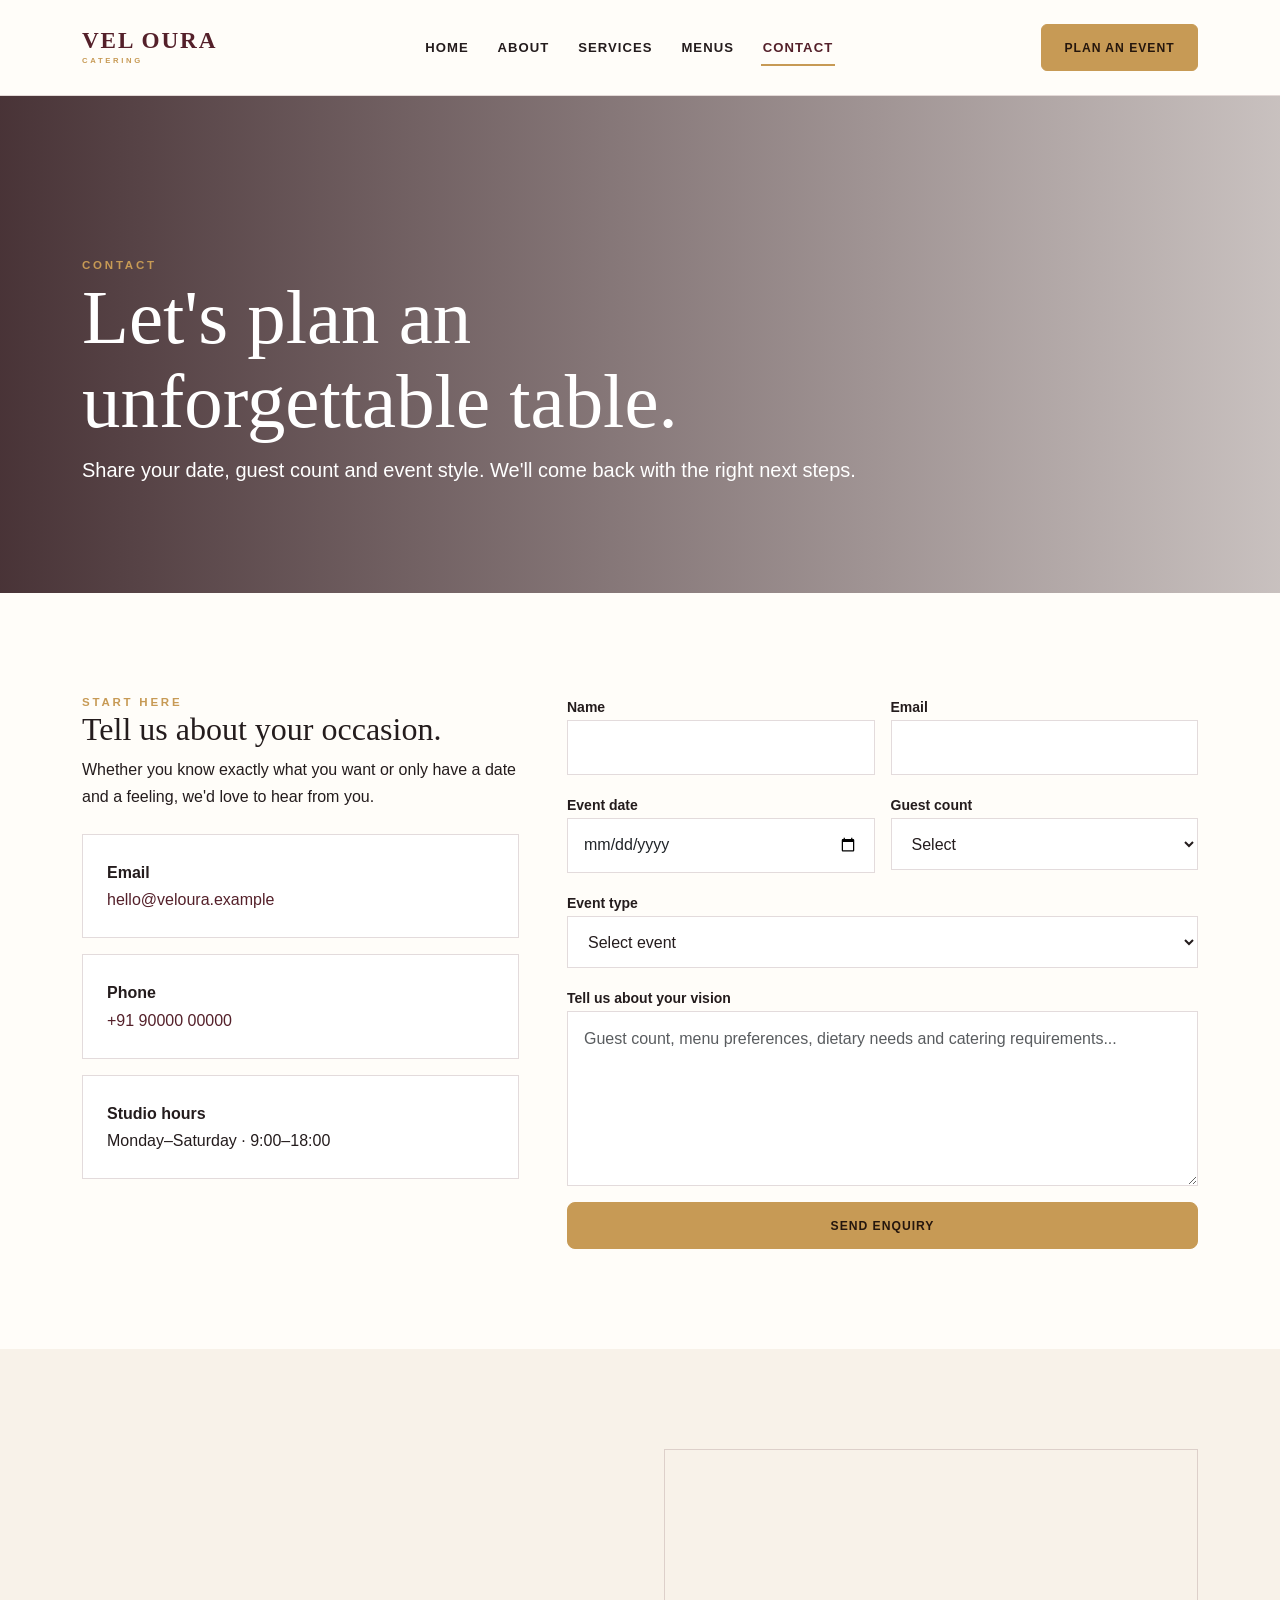
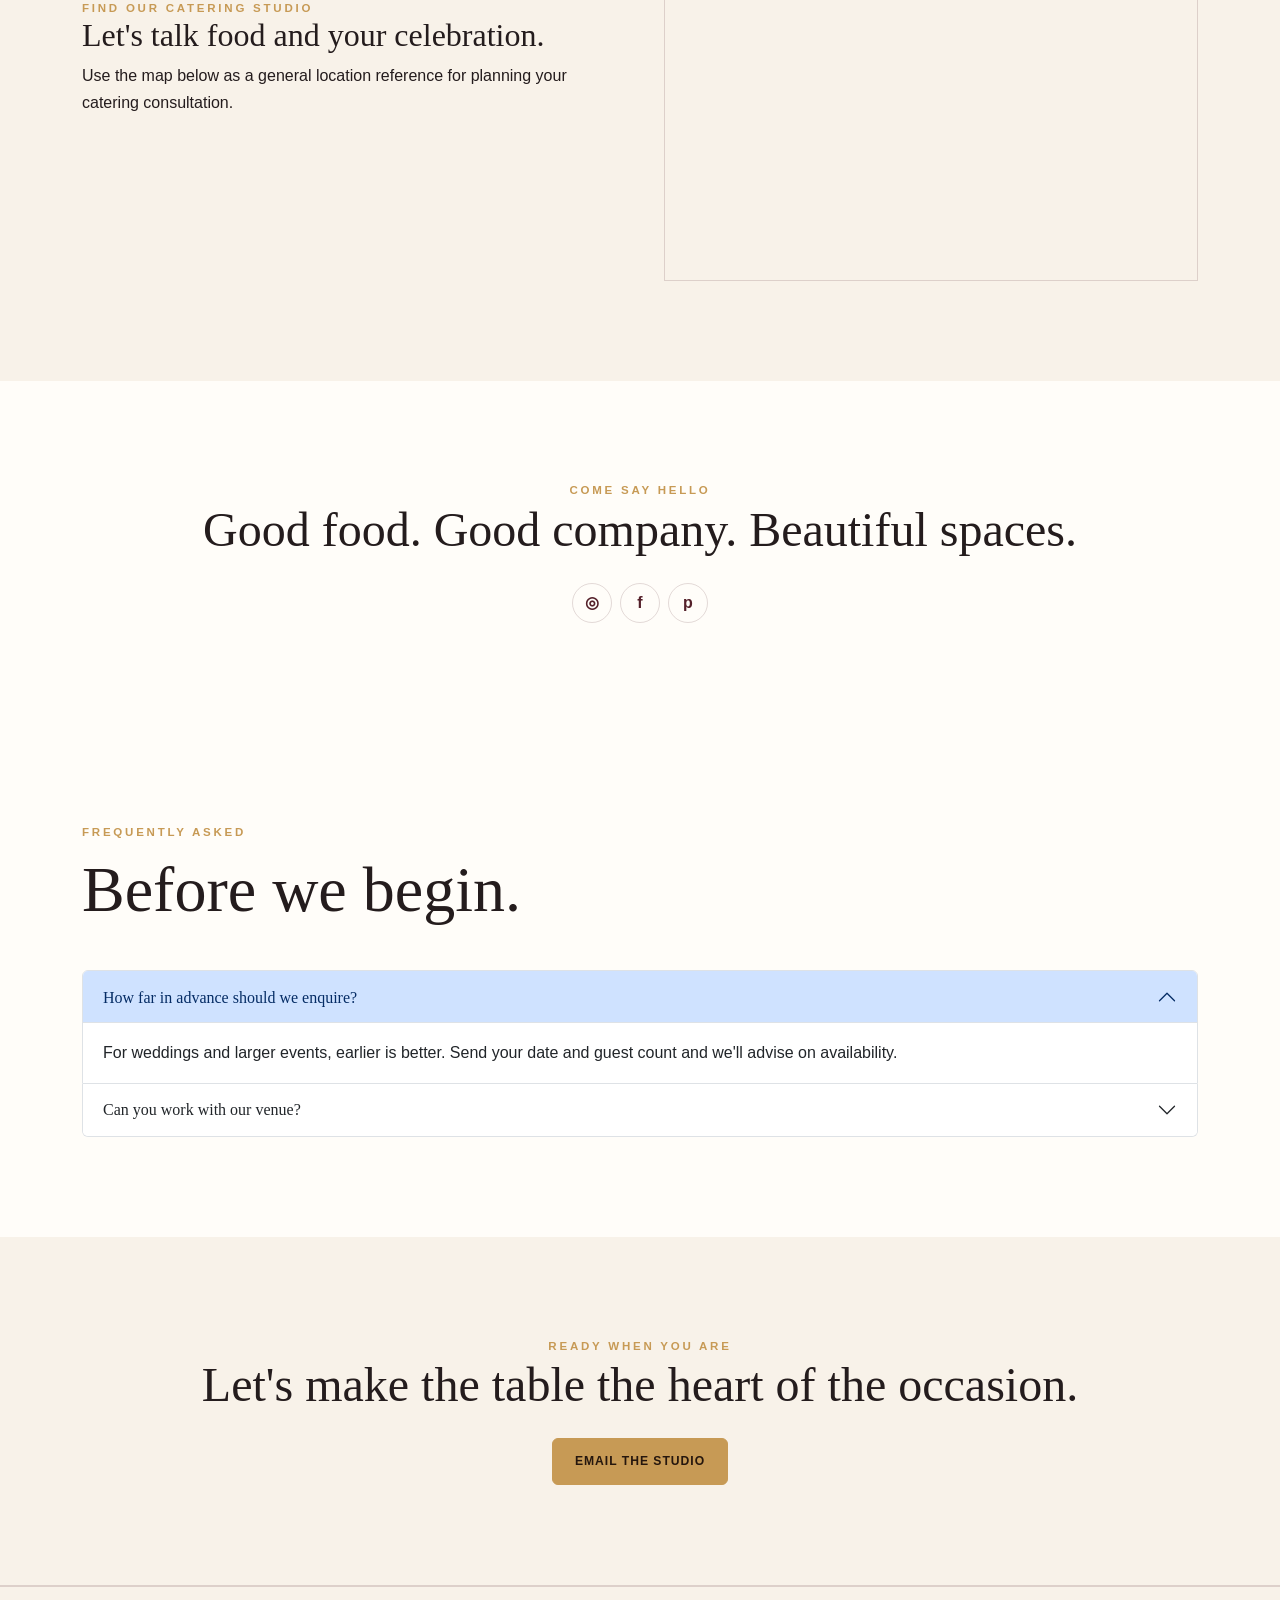
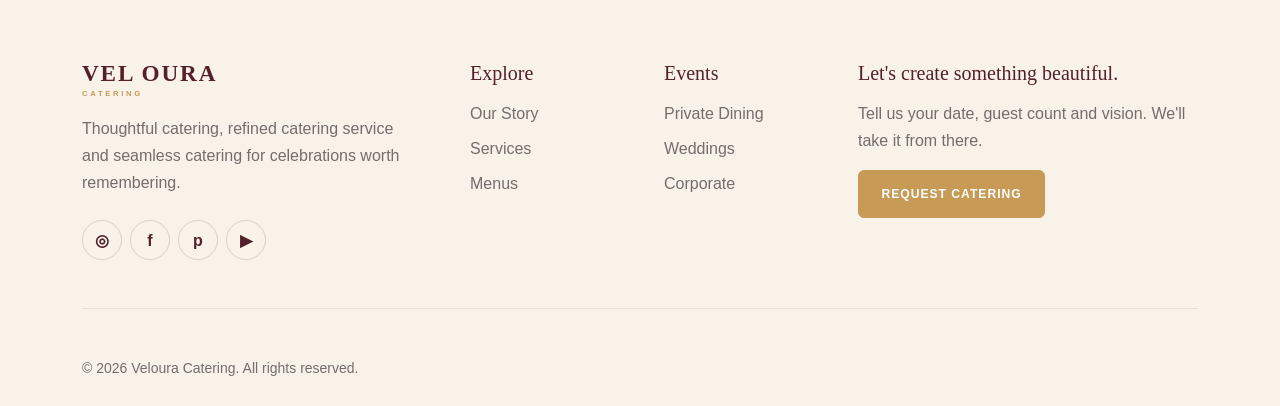
<file: contact.html>
<!doctype html>
<html lang="en">

<head>
    <meta charset="utf-8">
    <meta name="viewport" content="width=device-width,initial-scale=1">
    <title>Contact | Veloura Catering</title>
    <meta name="description"
        content="Plan your catering and catering with Veloura. Share your date, guest count and vision.">
    <meta name="keywords" content="catering,catering,wedding catering,catering,private dining,corporate events">
    <link rel="canonical" href="https://example.com/">
    <link rel="icon" type="image/svg+xml" href="assets/images/favicon.svg">
    <link rel="preconnect" href="https://fonts.googleapis.com">
    <link href="https://cdn.jsdelivr.net/npm/bootstrap@5.3.3/dist/css/bootstrap.min.css" rel="stylesheet">
    <link rel="stylesheet" href="assets/css/style.css">
</head>

<body>
    <nav class="navbar navbar-expand-lg sticky-top">
        <div class="container py-3">
            <a class="navbar-brand" href="index.html">VEL OURA<small>CATERING</small></a>
            <button class="navbar-toggler" type="button" data-bs-toggle="collapse" data-bs-target="#mainNav"
                aria-label="Toggle navigation"><span class="navbar-toggler-icon"></span></button>
            <div class="collapse navbar-collapse" id="mainNav">
                <ul class="navbar-nav mx-auto align-items-lg-center">
                    <li class="nav-item"><a class="nav-link" href="index.html">Home</a></li>
                    <li class="nav-item"><a class="nav-link" href="about.html">About</a></li>
                    <li class="nav-item"><a class="nav-link" href="services.html">Services</a></li>
                    <li class="nav-item"><a class="nav-link" href="menus.html">Menus</a></li>
                    <li class="nav-item"><a class="nav-link" href="contact.html">Contact</a></li>
                </ul><a href="contact.html" class="btn btn-gold ms-lg-3">Plan an event</a>
            </div>
        </div>
    </nav>
    <section class="page-hero">
        <div class="container">
            <div class="eyebrow">Contact</div>
            <h1>Let's plan an<br>unforgettable table.</h1>
            <p class="lead">Share your date, guest count and event style. We'll come back with the right next steps.</p>
        </div>
    </section>
    <section class="section">
        <div class="container">
            <div class="row g-5">
                <div class="col-lg-5">
                    <div class="eyebrow">Start here</div>
                    <h2>Tell us about your occasion.</h2>
                    <p>Whether you know exactly what you want or only have a date and a feeling, we'd love to hear from
                        you.</p>
                    <div class="d-grid gap-3 mt-4">
                        <div class="contact-box"><strong>Email</strong><br><a href="mailto:hello@veloura.example"
                                style="color:var(--wine)">hello@veloura.example</a></div>
                        <div class="contact-box"><strong>Phone</strong><br><a href="tel:+919000000000"
                                style="color:var(--wine)">+91 90000 00000</a></div>
                        <div class="contact-box"><strong>Studio hours</strong><br>Monday–Saturday · 9:00–18:00</div>
                    </div>
                </div>
                <div class="col-lg-7">
                    <form class="row g-3 contact-form">
                        <div class="col-md-6"><label class="small fw-bold">Name</label><input class="form-control"
                                required></div>
                        <div class="col-md-6"><label class="small fw-bold">Email</label><input type="email"
                                class="form-control" required></div>
                        <div class="col-md-6"><label class="small fw-bold">Event date</label><input type="date"
                                class="form-control"></div>
                        <div class="col-md-6"><label class="small fw-bold">Guest count</label><select
                                class="form-select">
                                <option>Select</option>
                                <option>Under 25</option>
                                <option>25–75</option>
                                <option>75–150</option>
                                <option>150+</option>
                            </select></div>
                        <div class="col-12"><label class="small fw-bold">Event type</label><select class="form-select">
                                <option>Select event</option>
                                <option>Wedding</option>
                                <option>Private catering</option>
                                <option>Corporate</option>
                                <option>Celebration</option>
                            </select></div>
                        <div class="col-12"><label class="small fw-bold">Tell us about your vision</label><textarea
                                class="form-control" rows="6"
                                placeholder="Guest count, menu preferences, dietary needs and catering requirements..."></textarea>
                        </div>
                        <div class="col-12"><button class="btn btn-gold btn-lg" type="submit">Send enquiry</button>
                        </div>
                    </form>
                </div>
            </div>
        </div>
    </section>
    <section class="section section-cream">
        <div class="container">
            <div class="row g-5 align-items-center">
                <div class="col-lg-6">
                    <div class="eyebrow">Find our catering studio</div>
                    <h2>Let's talk food and your celebration.</h2>
                    <p>Use the map below as a general location reference for planning your catering consultation.</p>
                </div>
                <div class="col-lg-6">
                    <div class="contact-map-wrap"><iframe class="contact-map" title="Catering studio map" loading="lazy"
                            src="https://www.google.com/maps?q=India&output=embed"></iframe></div>
                </div>
            </div>
        </div>
    </section>
    <section class="section">
        <div class="container text-center">
            <div class="eyebrow">Come say hello</div>
            <h2 class="display-5">Good food. Good company. Beautiful spaces.</h2>
            <div class="social d-flex justify-content-center gap-2 mt-4"><a href="#" aria-label="Instagram">◎</a><a
                    href="#" aria-label="Facebook">f</a><a href="#" aria-label="Pinterest">p</a></div>
        </div>
    </section>
    <section class="section">
        <div class="container">
            <div class="section-title">
                <div class="eyebrow">Frequently asked</div>
                <h2>Before we begin.</h2>
            </div>
            <div class="accordion" id="faq">
                <div class="accordion-item">
                    <h2 class="accordion-header"><button class="accordion-button" data-bs-toggle="collapse"
                            data-bs-target="#q1">How far in advance should we enquire?</button></h2>
                    <div id="q1" class="accordion-collapse collapse show" data-bs-parent="#faq">
                        <div class="accordion-body">For weddings and larger events, earlier is better. Send your date
                            and guest count and we'll advise on availability.</div>
                    </div>
                </div>
                <div class="accordion-item">
                    <h2 class="accordion-header"><button class="accordion-button collapsed" data-bs-toggle="collapse"
                            data-bs-target="#q2">Can you work with our venue?</button></h2>
                    <div id="q2" class="accordion-collapse collapse" data-bs-parent="#faq">
                        <div class="accordion-body">Yes. We can plan around venue kitchens and catering access,
                            preferred suppliers, access times and existing event teams.</div>
                    </div>
                </div>
            </div>
        </div>
    </section>
    <section class="section section-cream">
        <div class="container text-center">
            <div class="eyebrow">Ready when you are</div>
            <h2 class="display-5">Let's make the table the heart of the occasion.</h2><a
                href="mailto:hello@veloura.example" class="btn btn-gold mt-3">Email the studio</a>
        </div>
    </section>
    <footer class="footer">
        <div class="container">
            <div class="row g-5">
                <div class="col-lg-4">
                    <div class="brand h4">VEL OURA<small>CATERING</small></div>
                    <p class="mt-3">Thoughtful catering, refined catering service and seamless catering for celebrations
                        worth remembering.</p>
                    <div class="social d-flex gap-2 mt-4"><a href="#" aria-label="Instagram">◎</a><a href="#"
                            aria-label="Facebook">f</a><a href="#" aria-label="Pinterest">p</a><a href="#"
                            aria-label="YouTube">▶</a></div>
                </div>
                <div class="col-6 col-lg-2">
                    <h5>Explore</h5>
                    <div class="d-grid gap-2 mt-3"><a href="about.html">Our Story</a><a
                            href="services.html">Services</a><a href="menus.html">Menus</a></div>
                </div>
                <div class="col-6 col-lg-2">
                    <h5>Events</h5>
                    <div class="d-grid gap-2 mt-3"><a href="services.html#private">Private Dining</a><a
                            href="services.html#weddings">Weddings</a><a href="services.html#corporate">Corporate</a>
                    </div>
                </div>
                <div class="col-lg-4">
                    <h5>Let's create something beautiful.</h5>
                    <p class="mt-3">Tell us your date, guest count and vision. We'll take it from there.</p><a
                        class="btn btn-gold" href="contact.html" style="color: #fff;">Request catering</a>
                </div>
            </div>
            <hr class="my-5 ">
            <div class="small">© <span data-year></span> Veloura Catering. All rights reserved.</div>
        </div>
    </footer><a class="back-top" href="#" aria-label="Back to top">↑</a>
    <script src="https://cdn.jsdelivr.net/npm/bootstrap@5.3.3/dist/js/bootstrap.bundle.min.js"></script>
    <script src="assets/js/main.js"></script>
</body>

</html>
</file>
<file: assets/css/style.css>
:root{
  --wine:#54202a;
  --wine-dark:#35131a;
  --gold:#c79a55;
  --cream:#f8f2e9;
  --paper:#fffdf9;
  --ink:#241c1d;
  --muted:#766c6c;
  --line:rgba(84,32,42,.16);
}
*{box-sizing:border-box}
html{scroll-behavior:smooth}
body{margin:0;background:var(--paper);color:var(--ink);font-family:Arial,Helvetica,sans-serif;line-height:1.7}
h1,h2,h3,h4,h5{font-family:Georgia,"Times New Roman",serif;line-height:1.1}
a{text-decoration:none}
.navbar{background:rgba(255,253,249,.96);backdrop-filter:blur(14px);border-bottom:1px solid var(--line);z-index:1050}
.navbar-brand{font-family:Georgia,serif;font-size:1.45rem;font-weight:700;letter-spacing:.08em;color:var(--wine)!important}
.navbar-brand small{display:block;font-family:Arial,sans-serif;font-size:.48rem;letter-spacing:.35em;color:var(--gold);line-height:1}
.nav-link{color:var(--ink)!important;font-size:.82rem;font-weight:700;text-transform:uppercase;letter-spacing:.08em;margin:0 .4rem;position:relative}
.nav-link:hover,.nav-link.active{color:var(--wine)!important}
.nav-link.active:after{content:"";position:absolute;left:.4rem;right:.4rem;bottom:.05rem;height:2px;background:var(--gold)}
.btn-gold{background:var(--gold);color:#25160d;border:1px solid var(--gold);padding:.85rem 1.4rem;font-weight:800;text-transform:uppercase;letter-spacing:.08em;font-size:.76rem}
.btn-gold:hover{background:var(--wine);border-color:var(--wine);color:#fff}
.btn-outline-light{font-weight:800;text-transform:uppercase;letter-spacing:.08em;font-size:.76rem}
.eyebrow{color:var(--gold);font-size:.72rem;font-weight:900;letter-spacing:.24em;text-transform:uppercase}
.hero{min-height:88vh;background:linear-gradient(90deg,rgba(38,13,18,.83),rgba(38,13,18,.25)),url("https://images.unsplash.com/photo-1519167758481-83f550bb49b3?auto=format&fit=crop&w=2200&q=88") center/cover;display:flex;align-items:center}
.hero-content{padding:150px 0 100px;color:#fff;max-width:820px}
.hero h1{font-size:clamp(3.4rem,7vw,7.2rem);font-weight:500;margin:1rem 0}
.hero p{font-size:1.15rem;max-width:650px;color:rgba(255,255,255,.88)}
.section{padding:100px 0}
.section-cream{background:var(--cream)}
.section-title{max-width:760px;margin-bottom:45px}
.section-title h2{font-size:clamp(2.5rem,5vw,4.5rem);font-weight:500;margin:.8rem 0}
.intro-image{width:100%;height:580px;object-fit:cover}
.service-card{height:100%;background:#fff;border:1px solid var(--line);padding:2rem;transition:.3s}
.service-card:hover{transform:translateY(-7px);box-shadow:0 20px 45px rgba(53,19,26,.1)}
.service-card img{width:100%;height:230px;object-fit:cover;margin:-2rem -2rem 1.5rem;width:calc(100% + 4rem)}
.service-icon{font-family:Georgia,serif;color:var(--gold);font-size:2.5rem}
.menu-card{height:100%;background:#fff;border:1px solid var(--line);padding:2rem}
.menu-card h3{color:var(--wine)}
.price{color:var(--gold);font-weight:900}
.quote{background:var(--wine-dark);color:#fff;padding:70px}
.quote p{font-family:Georgia,serif;font-size:clamp(1.6rem,3vw,2.7rem);line-height:1.3}
.gallery img{width:100%;height:350px;object-fit:cover;transition:.35s}
.gallery img:hover{transform:scale(1.025)}
.page-hero{padding:160px 0 90px;color:#fff;background:linear-gradient(90deg,rgba(38,13,18,.84),rgba(38,13,18,.25)),url("https://images.unsplash.com/photo-1519741497674-611481863552?auto=format&fit=crop&w=2200&q=88") center/cover}
.page-hero h1{font-size:clamp(3rem,6vw,5.7rem);font-weight:500}
.form-control,.form-select{border:1px solid var(--line);border-radius:0;padding:.9rem 1rem;background:#fff}
.form-control:focus,.form-select:focus{border-color:var(--gold);box-shadow:0 0 0 .12rem rgba(199,154,85,.15)}
.contact-box{border:1px solid var(--line);padding:1.5rem;transition:.3s;background:#fff}
.contact-box:hover{border-color:var(--gold);transform:translateY(-4px)}
.footer{background:var(--cream);color:var(--muted);padding:75px 0 25px;border-top:2px solid var(--line)}
.footer h5{color:var(--wine)}
.footer .brand{color:var(--wine)!important}
.footer a{color:var(--muted);transition:.25s}
.footer a:hover{color:var(--wine);transform:translateY(-2px)}
.footer hr{border-color:var(--line);opacity:.5}
.footer .small{color:var(--muted)}
.social a{width:40px;height:40px;border:1px solid var(--line);border-radius:50%;display:grid;place-items:center;color:var(--wine);font-weight:800;transition:.25s}
.social a:hover{background:var(--gold);border-color:var(--gold);color:#fff;transform:translateY(-4px)}
.back-top{position:fixed;right:20px;bottom:20px;width:44px;height:44px;background:var(--gold);color:#25160d;display:none;place-items:center;z-index:999}
.back-top:hover{background:var(--wine);color:#fff}
@media(max-width:991px){
 .navbar .navbar-collapse{position:absolute;top:100%;left:0;right:0;background:#fff;padding:1rem 1.25rem;box-shadow:0 18px 35px rgba(0,0,0,.1);border-top:1px solid var(--line)}
 .navbar .nav-item,.navbar .nav-link{width:100%}.navbar .nav-link{padding:.55rem 0}
 .navbar .btn-gold{width:100%;margin:.5rem 0 0!important;text-align:center}
 .intro-image{height:450px}
 /* What we create: 1 card per row on tablet */
 .what-we-create .col-md-4{flex:0 0 100%;max-width:100%}
 /* Fix image cropping — taller height when card is full-width */
 .what-we-create .service-card img{height:420px}
 /* Footer: 2 columns per row on tablet */
 .footer .col-lg-4{flex:0 0 50%;max-width:50%}
 .footer .col-6.col-lg-2{flex:0 0 50%;max-width:50%}
}
@media(max-width:575px){
 .section{padding:65px 0}.hero-content{padding:125px 0 75px}.hero{min-height:82vh}
 .hero .d-flex a{flex:1;text-align:center}.intro-image{height:360px}
 .gallery img{height:280px}
 /* Footer: 1 column per row on mobile */
 .footer .col-lg-4,.footer .col-6.col-lg-2{flex:0 0 100%;max-width:100%}
}

/* ===== Requested correction pass ===== */

/* 1. Home "What we create": keep all CTA links aligned at the bottom. */
.service-card{
  display:flex;
  flex-direction:column;
  height:100%;
}
.service-card > a{
  margin-top:auto;
  display:inline-block;
  padding-top:1rem;
}

/* 2. Header and footer brand use exactly the same typography and color. */
.navbar-brand,
.footer .brand{
  font-family:Georgia,"Times New Roman",serif!important;
  font-size:1.45rem!important;
  font-weight:700!important;
  line-height:1!important;
  letter-spacing:.08em!important;
  color:var(--wine)!important;
}
.navbar-brand small,
.footer .brand small{
  display:block;
  font-family:Arial,Helvetica,sans-serif!important;
  font-size:.48rem!important;
  font-weight:700!important;
  line-height:1.15!important;
  letter-spacing:.35em!important;
  color:var(--gold)!important;
  margin-top:.28rem;
}

/* 3. Contact dropdowns: keep the native dropdown indicator/menu visible. */
.contact-form .form-select,
form .form-select{
  appearance:auto;
  -webkit-appearance:menulist;
  background-color:#fff;
  color:var(--ink);
  position:relative;
  z-index:2;
  min-height:52px;
}
.contact-form .form-select:focus,
form .form-select:focus{
  z-index:5;
}

/* 4. Contact button exactly matches the form field width. */
.contact-form .btn-gold{
  width:100%;
  display:block;
}

/* 5. Reduce excessive mobile empty space. */
@media(max-width:575px){
  .section{padding:48px 0}
  .hero{
    min-height:auto;
  }
  .hero-content{
    padding:105px 0 58px;
  }
  .hero h1{
    font-size:clamp(2.7rem,12vw,4rem);
    margin:.7rem 0;
  }
  .hero p{font-size:1rem}
  .page-hero{
    padding:105px 0 58px;
  }
  .page-hero h1{
    font-size:clamp(2.7rem,12vw,4rem);
  }
  .intro-image{height:300px}
  .service-card{
    padding:1.5rem;
  }
  .service-card img{
    margin:-1.5rem -1.5rem 1.25rem;
    width:calc(100% + 3rem);
    height:205px;
  }
  .quote{padding:42px 24px}
  .gallery img{height:235px}
  .section-title{margin-bottom:30px}
  .footer{padding:55px 0 22px}
}

/* Contact map */
.contact-map-wrap{
  overflow:hidden;
  border:1px solid var(--line);
  background:var(--cream);
}
.contact-map{
  width:100%;
  height:430px;
  border:0;
  display:block;
}
@media(max-width:575px){
  .contact-map{height:300px}
}
</file>
